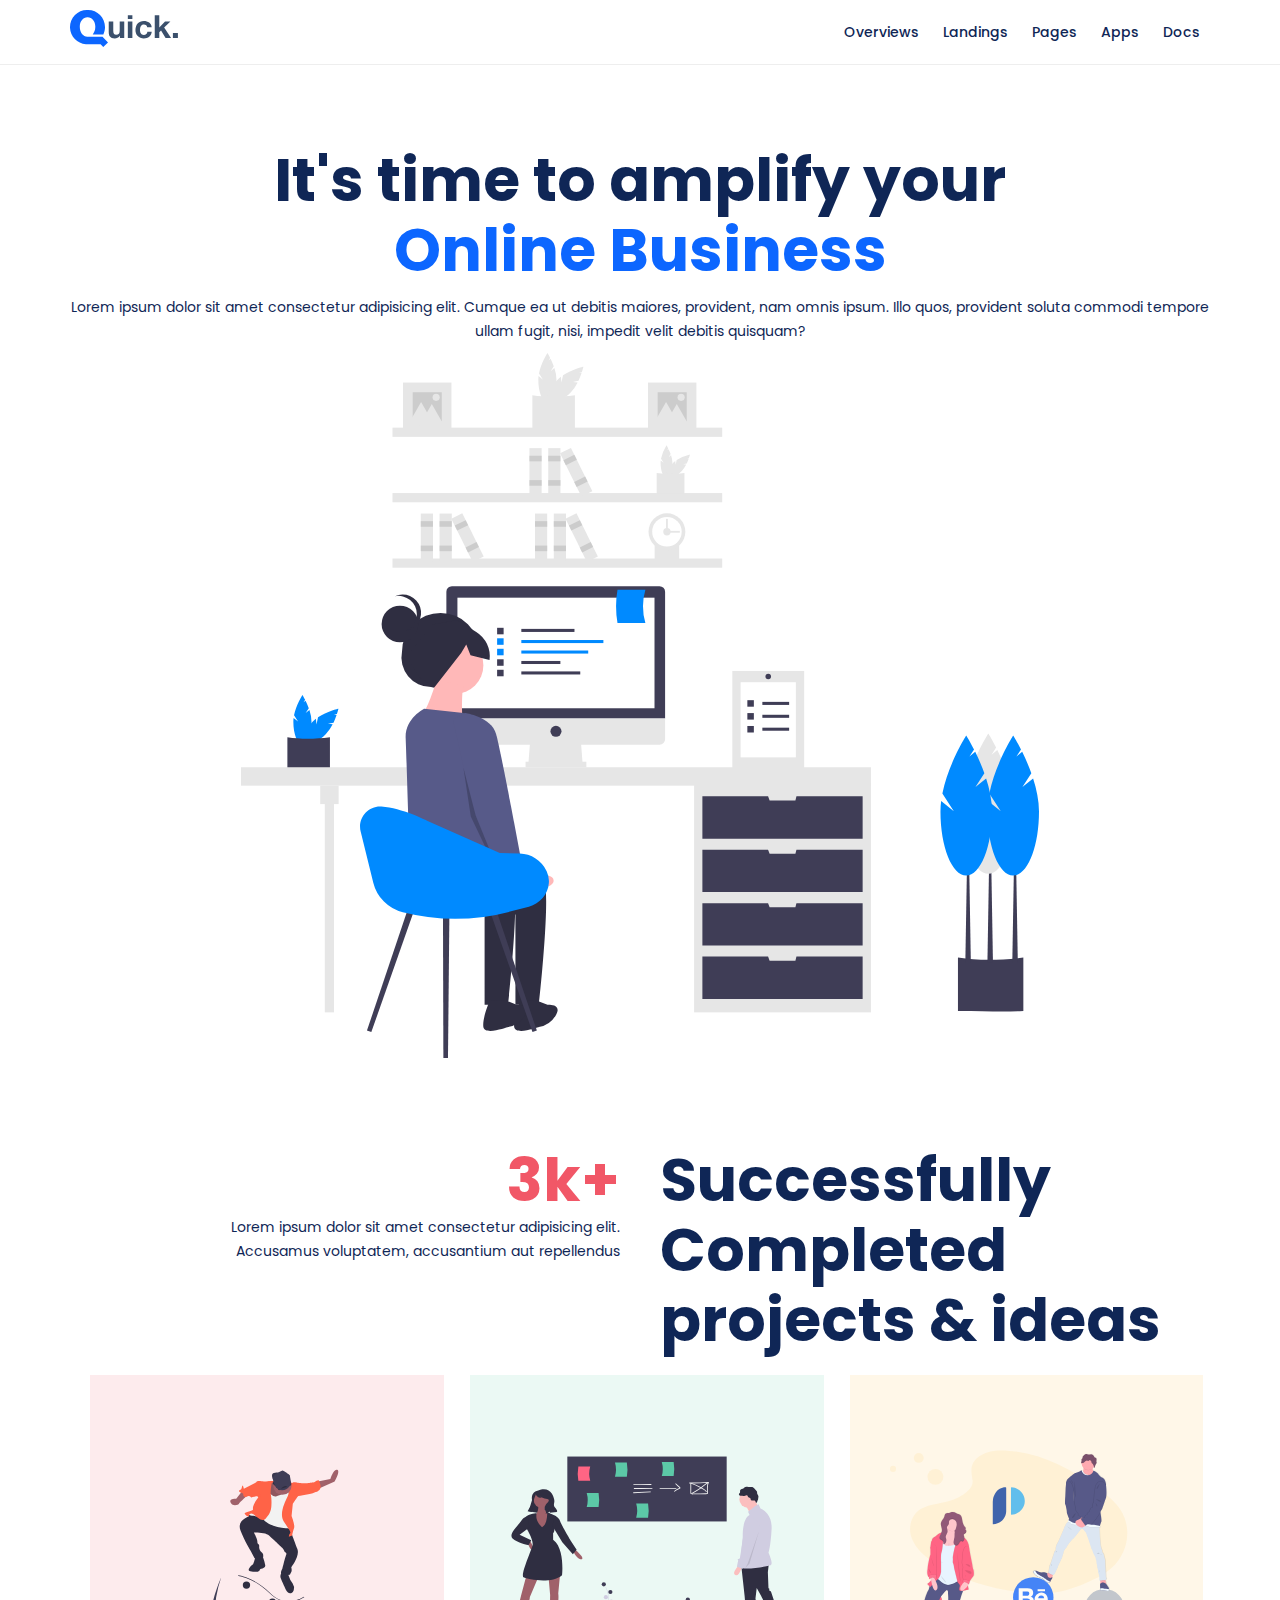
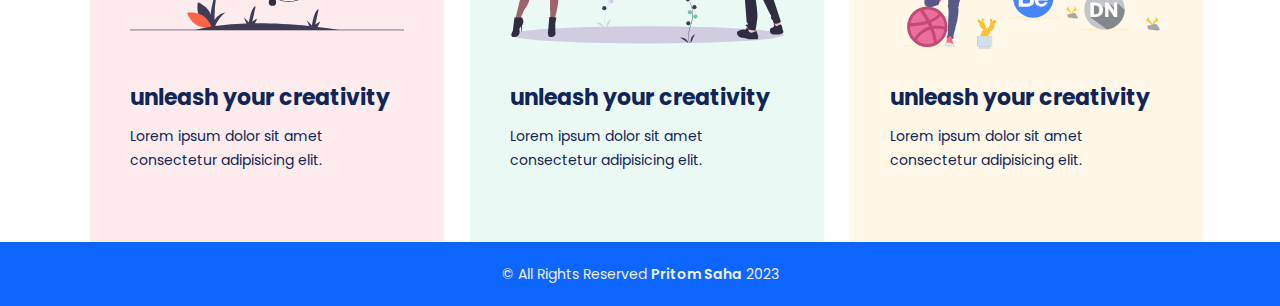
<file: index.html>
<!DOCTYPE html>
<html lang="en">
<head>
	<meta charset="UTF-8">
	<meta name="viewport" content="width=device-width, initial-scale=1.0">
	<title>Quick | Home</title>
	<!-- style.css linking here -->
	<link rel="stylesheet" href="css/style.css">
	<!-- responsive media query css linking here -->
	<link rel="stylesheet" href="css/responsive.css">
	<link href="https://fonts.googleapis.com/css2?family=Poppins:wght@100;200;300;400;500;600;700;800;900&display=swap" rel="stylesheet">
</head>
<body>
	<!-- header start -->
	<header class="header">
		<div class="container">
			<div class="row">
				<div class="col-6">
					<a href="index.html" class="logo">
					 <img src="image/dark.svg" alt="">
					</a>
					   
				</div>

				<div class="col-6">
					<ul class="nav-menu">

						<li><a href="index.html">Overviews</a></li>
						<li><a href="landing.html" target="_blank">Landings</a></li>
						<li><a href="#">Pages</a></li>
						<li><a href="#">Apps</a></li>
						<li><a href="#">Docs</a></li>
						
					</ul>
				</div>
			</div>
		</div>
	</header>
	<!-- header end -->
	<!-- banner start -->
	<section class="banner">
		<div class="container">
			<div class="row">
				<div class="col-12">
					<h1>It's time to amplify your<br> <span>Online Business</span></h1>
					<p>Lorem ipsum dolor sit amet consectetur adipisicing elit. Cumque ea ut debitis maiores, provident, nam omnis ipsum. Illo quos, provident soluta commodi tempore ullam fugit, nisi, impedit velit debitis quisquam?</p>
					<img src="image/illustration-1.svg" alt="" class="banner-img">
				</div>
			</div>
		</div>
	</section>

	<!-- banner end -->
	<!-- sucessful section start -->
	<section class="Successfully">
		<div class="container">
			<div class="row">
				<div class="col-6">
					<div class="left-text">
						<h1>3k+</h1>
						<p>Lorem ipsum dolor sit amet consectetur adipisicing elit. <br>Accusamus voluptatem, accusantium aut repellendus </p>
					</div>
				</div>
				<div class="col-6">
					<div class="right-text">
						<h1>Successfully<br>Completed<br>projects & ideas</h1>
					</div>
				</div>
			</div>
		</div>
	</section>
	<!-- sucessful section end -->

	<!-- feature section start -->
	<section class="feature">
		<div class="container">
			<div class="row">
				<div class="col-4">
					<div class="inner-feature bg1">
						<img src="image/illustration-5.svg" alt="">
						<h4>unleash your creativity</h4>
						<p>Lorem ipsum dolor sit amet consectetur adipisicing elit. </p>
					</div>
				</div>
				<div class="col-4">
					<div class="inner-feature bg2">
						<img src="image/illustration-6.svg" alt="">
						<h4>unleash your creativity</h4>
						<p>Lorem ipsum dolor sit amet consectetur adipisicing elit. </p>
					</div>
				</div>
				<div class="col-4">
					<div class="inner-feature bg3">
						<img src="image/illustration-7.svg" alt="">
						<h4>unleash your creativity</h4>
						<p>Lorem ipsum dolor sit amet consectetur adipisicing elit. </p>
					</div>
				</div>
			</div>
		</div>
	</section>


	<!-- feature section end -->
    <!-- footer start -->
    <footer class="footer">
    	<div class="container">
    		<div class="row">
    			<div class="col-12">
    				<p>&copy; All Rights Reserved <strong>Pritom Saha</strong> 2023</p>
    			</div>
    		</div>
    	</div>
    </footer>
    <!-- footer end -->


</body>
</html>
</file>
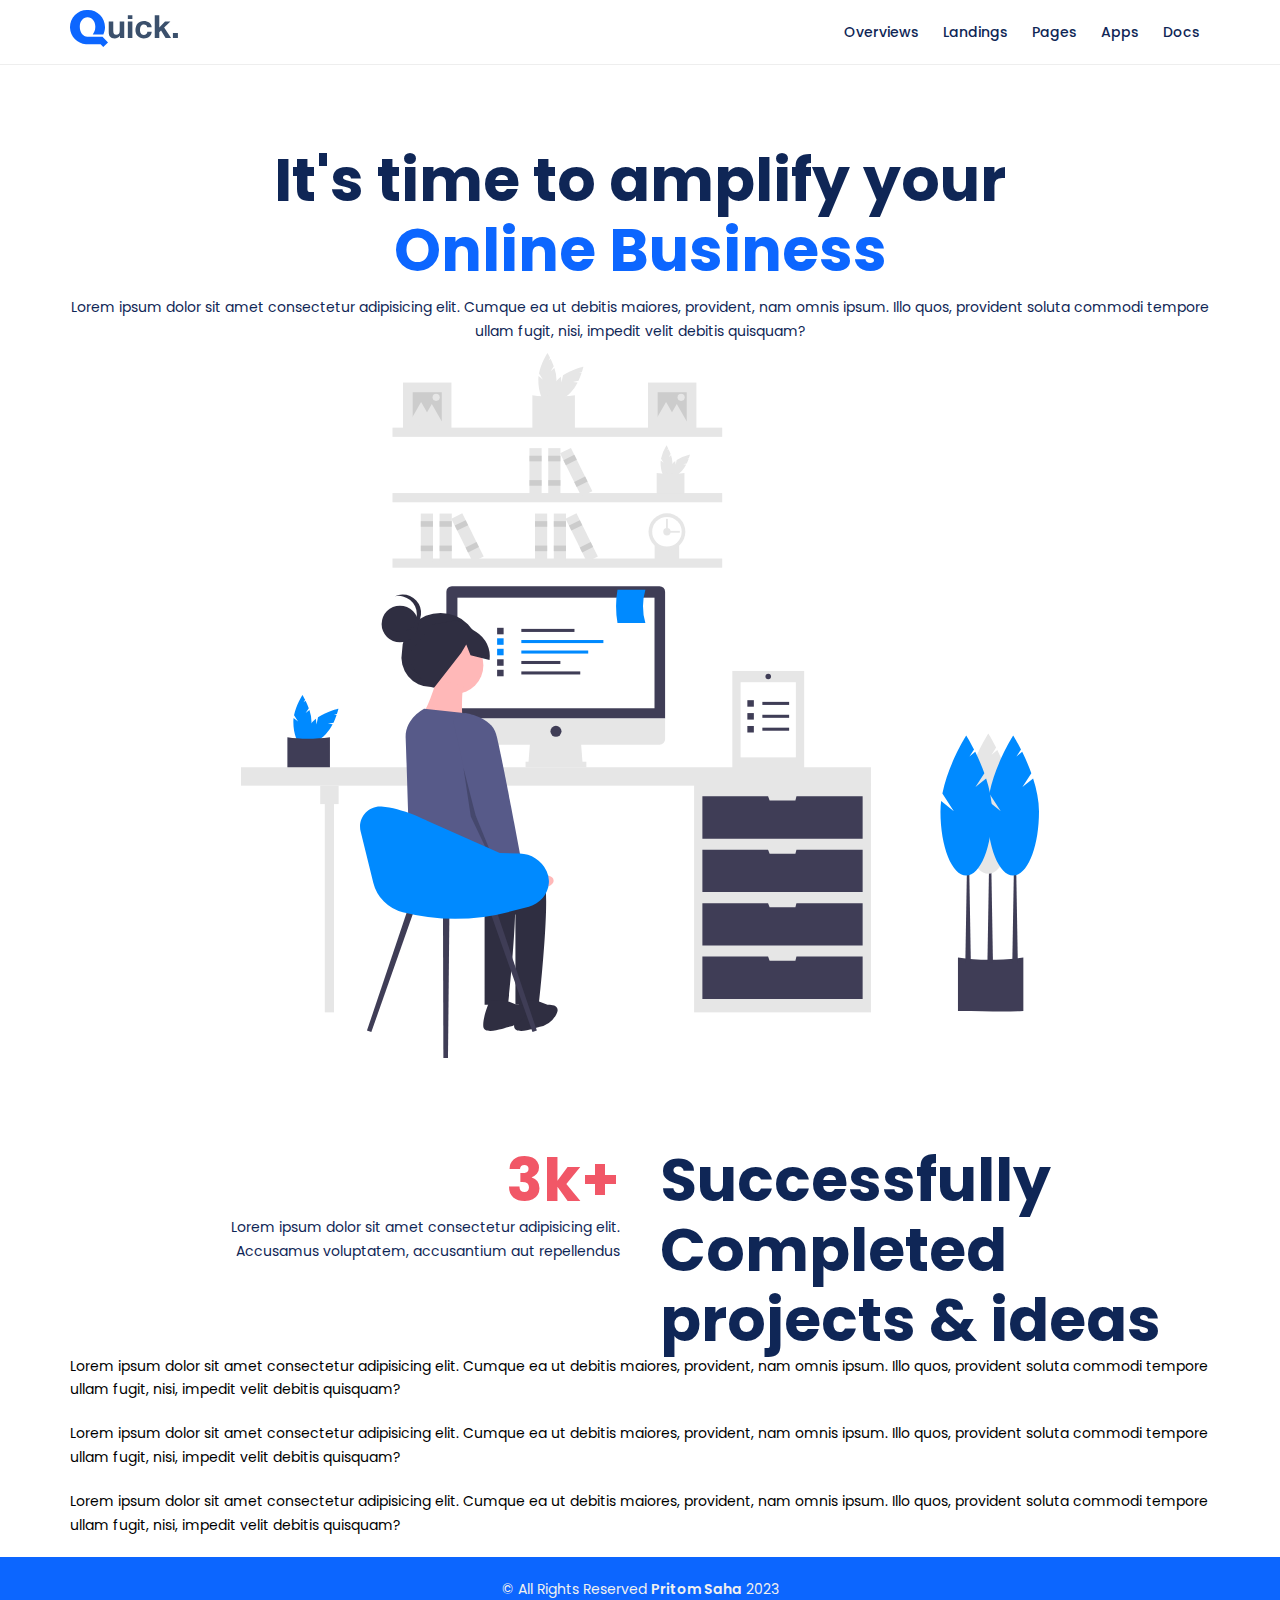
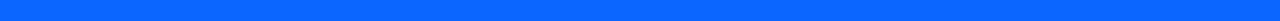
<file: landing.html>
<!DOCTYPE html>
<html lang="en">
<head>
	<meta charset="UTF-8">
	<meta name="viewport" content="width=device-width, initial-scale=1.0">
	<title>Quick | Home</title>
	<!-- style.css linking here -->
	<link rel="stylesheet" href="css/style.css">
	<!-- responsive media query css linking here -->
	<link rel="stylesheet" href="css/responsive.css">
	<link href="https://fonts.googleapis.com/css2?family=Poppins:wght@100;200;300;400;500;600;700;800;900&display=swap" rel="stylesheet">
</head>
<body>
	<!-- header start -->
	<header class="header">
		<div class="container">
			<div class="row">
				<div class="col-6">
					<a href="index.html" class="logo">
					 <img src="image/dark.svg" alt="">
					</a>
					   
				</div>

				<div class="col-6">
					<ul class="nav-menu">

						<li><a href="index.html">Overviews</a></li>
						<li><a href="landing.html">Landings</a></li>
						<li><a href="#">Pages</a></li>
						<li><a href="#">Apps</a></li>
						<li><a href="#">Docs</a></li>
						
					</ul>
				</div>
			</div>
		</div>
	</header>
	<!-- header end -->
	<!-- banner start -->
	<section class="banner">
		<div class="container">
			<div class="row">
				<div class="col-12">
					<h1>It's time to amplify your<br> <span>Online Business</span></h1>
					<p>Lorem ipsum dolor sit amet consectetur adipisicing elit. Cumque ea ut debitis maiores, provident, nam omnis ipsum. Illo quos, provident soluta commodi tempore ullam fugit, nisi, impedit velit debitis quisquam?</p>
					<img src="image/illustration-1.svg" alt="" class="banner-img">
				</div>
			</div>
		</div>
	</section>

	<!-- banner end -->
	<!-- sucessful section start -->
	<section class="Successfully">
		<div class="container">
			<div class="row">
				<div class="col-6">
					<div class="left-text">
						<h1>3k+</h1>
						<p>Lorem ipsum dolor sit amet consectetur adipisicing elit. <br>Accusamus voluptatem, accusantium aut repellendus </p>
					</div>
				</div>
				<div class="col-6">
					<div class="right-text">
						<h1>Successfully<br>Completed<br>projects & ideas</h1>
					</div>
				</div>
			</div>
		</div>
	</section>
	<!-- sucessful section end -->

		<section class="landing">
			<div class="container">
				<div class="row">
					<div class="col-12">
							<p>Lorem ipsum dolor sit amet consectetur adipisicing elit. Cumque ea ut debitis maiores, provident, nam omnis ipsum. Illo quos, provident soluta commodi tempore ullam fugit, nisi, impedit velit debitis quisquam?</p>
								<p>Lorem ipsum dolor sit amet consectetur adipisicing elit. Cumque ea ut debitis maiores, provident, nam omnis ipsum. Illo quos, provident soluta commodi tempore ullam fugit, nisi, impedit velit debitis quisquam?</p>
									<p>Lorem ipsum dolor sit amet consectetur adipisicing elit. Cumque ea ut debitis maiores, provident, nam omnis ipsum. Illo quos, provident soluta commodi tempore ullam fugit, nisi, impedit velit debitis quisquam?</p>
					</div>
				</div>
			</div>
		</section>
	
    <!-- footer start -->
    <footer class="footer">
    	<div class="container">
    		<div class="row">
    			<div class="col-12">
    				<p>&copy; All Rights Reserved <strong>Pritom Saha</strong> 2023</p>
    			</div>
    		</div>
    	</div>
    </footer>
    <!-- footer end -->


</body>
</html>
</file>
<file: css/style.css>
*{
	padding: 0px;
	margin: 0px;
}
body{
	font-family: 'Poppins', sans-serif ;
	font-size: 14px;
	line-height: 24px;	
}
h1, h2, h3, h4, h5, h6{
	font-family: 'Poppins', sans-serif;;
}
a{
	text-decoration: none;
}
a:hover{
	text-decoration: none;
}

/* global css code start */ 
.container{
	width: 1140px;
	margin: 0px auto;
}
.row{
	width: 100%;
	float: left;
}
.col-4{
	width: 33.33%;
	float: left;
}
.col-6{
	width: 50%;
	float: left;
}
.col-12{
	width: 100%;
	float: left;
}
/* global css code end */ 

.header{
	width: 100%;
	padding: 10px 0px;
	float: left;
	border-bottom: 1px solid #eee;
}
.nav-menu{
	width: 100%;
	float: left;
	text-align: right;
}
.nav-menu li{
	list-style: none;
	display: inline-block;
}
.nav-menu li a{
	display: block;
	font-size: 14px;
	font-weight: 500;
	text-transform: capitalized;
	margin: 10px 10px 0px;
	color: #0F2656;
}
.banner{
	width: 100%;
	float: left;
	padding: 80px 0px;
	text-align: center;
}
.banner h1{
	font-size: 60px;
	font-weight: 700;
	line-height: 70px;
	color: #0F2656;
	margin: 0px 0px 10px;
}
.banner h1 span{
	color: #0C66FF;
}
.banner p{
	font-size: 14px;
	line-height: 24px;
	color: #0F2656;
	margin: 0px 0px 10px;
}
.banner img{
	width: 70%;
}
.successfully{
	width: 100%;
	float: left;
	padding: 10px 0px 60px;
}
.left-text{
	width: 100%;
	float: left;
	text-align: right;
}
.left-text h1{
	font-size: 60px;
	font-weight: 700;
	line-height: 70px;
	color: #F15767;
	margin: 0px 20px 0px 0px;
}
.left-text p{
	font-size: 14px;
	line-height: 24px;
	color: #0F2656;
	margin: 0px 20px 0px 0px;
}
		
.right-text{
	width: 100%;
	float: left;
}
.right-text h1{
	font-size: 60px;
	font-weight: 700;
	line-height: 70px;
	color: #0F2656;
	margin: 0px 0px 0px 20px;
}
.feature{
	width: 100%;
	float: left;
	padding: 20px 0px 0px;
}
.inner-feature{
	width: 72%;
	padding: 60px 40px;
	margin: 0px 20px;
	float: left;
}
.inner-feature img{
	width: 100%;
	height: 230px;
	margin: 0px 0px 10px;
}
.inner-feature h4{
	font-size: 22px;
	line-height: 32px;
	color: #0F2656;
	margin: 0px 0px 10px;
}
.inner-feature p{
	font-size: 14px;
	line-height: 24px;
	color: #0F2656;
	margin: 0px 0px 10px;
}
.bg1{
	background: #FDEBED;
}
.bg2{
	background: #EBF9F4;
}
.bg3{
	background: #FFF7E8;
}
.footer{
	width: 100%;
	float: left;
	padding: 20px 0px;
	background: #0C66FF;
	text-align: center;
}
.footer p{
	font-size: 14px;
	line-height: 24px;
	color: #f0f0f0;
}
.footer p strong{
	font-weight: 600;
}

/*landing page css code start*/
	.landing{
		width: 100%;
		padding: 80px 0px;
	}
	.landing p{
		font-size: 14px;
		line-height: 1.7em;
		margin: 0px 0px 20px; 
	}
/*landing page css code end*/
</file>
<file: css/responsive.css>
/* 
  ##Device = Most of the Galaxi fold mobile (Portrait)
  ##Screen = B/w 279px to 319px
*/

@media (min-width: 279px) and (max-width: 319px) {
  
  /* CSS */

.container{
		width: 100%;
		margin: 0px auto;
	}

	.col-6{
		width: 100%;
		float: left;
		}

	.col-4{
		width: 100%;
		float: left;
		}

	.header .logo{
		display: block;
		text-align: center;
	}

	.nav-menu{
		text-align: center;
	}

	.nav-menu li a{
		font-size: 10px;
		margin: 10px 5px 0px;
	}

	.banner{
		padding: 40px 0px;
	}
	.banner h1{
		font-size: 26px;
		line-height: 1.2em;
	}
	.banner p{
		font-size: 10px;
		line-height: 1.7em;	
	}
	.banner img{
		width: 80%;
	}
	.successfully{
		width: 100%;
		padding: 10px 0px 30px;
	}
	.left-text{
		text-align: left;
	}
	.left-text h1{
		font-size: 26px;
		line-height: 1.2em;
		margin: 0px 0px 0px 20px;

	}
	.left-text p{
		font-size: 10px;
		line-height: 1.7em;
		margin: 0px 0px 0px 20px;

	}
	.right-text h1{
		font-size: 26px;
		line-height: 1.2em;

	}
	.feature{
		padding: 0px 0px 20px;
	}
	.inner-feature{
		width: 60%;
		margin: 0px 15px 15px;

		
	}


  /* CSS */
  
}


/* 
  ##Device = Most of the Smartphones Mobiles (Portrait)
  ##Screen = B/w 320px to 479px
*/

@media (min-width: 320px) and (max-width: 480px) {
  
  /* CSS */

	.container{
		width: 100%;
		margin: 0px auto;
	}

	.col-6{
		width: 100%;
		float: left;
		}

	.col-4{
		width: 100%;
		float: left;
		}

	.header .logo{
		display: block;
		text-align: center;
	}

	.nav-menu{
		text-align: center;
	}

	.nav-menu li a{
		font-size: 12px;
	}

	.banner{
		padding: 40px 0px;
	}
	.banner h1{
		font-size: 28px;
		line-height: 1.2em;
	}
	.banner p{
		font-size: 12px;
		line-height: 1.7em;	
	}
	.banner img{
		width: 80%;
	}
	.successfully{
		width: 100%;
		padding: 10px 0px 30px;
	}
	.left-text{
		text-align: left;
	}
	.left-text h1{
		font-size: 28px;
		line-height: 1.2em;
		margin: 0px 0px 0px 20px;

	}
	.left-text p{
		font-size: 12px;
		line-height: 1.7em;
		margin: 0px 0px 0px 20px;

	}
	.right-text h1{
		font-size: 28px;
		line-height: 1.2em;

	}
	.feature{
		padding: 0px 0px 20px;
	}
	.inner-feature{
		margin: 0px 15px 15px;
		
	}


  /* CSS */
  
}

/* 
  ##Device = Low Resolution Tablets, Mobiles (Landscape)
  ##Screen = B/w 481px to 767px
*/

@media (min-width: 481px) and (max-width: 767px) {
  
  /* CSS */
	.container{
		width: 100%;
		margin: 0px auto;
	}

	.col-6{
		width: 100%;
		float: left;
		}

	.col-4{
		width: 100%;
		float: left;
		}

	.header .logo{
		display: block;
		text-align: center;
	}

	.nav-menu{
		text-align: center;
	}

	.nav-menu li a{
		font-size: 13px;
	}

	.banner{
		padding: 50px 0px;
	}
	.banner h1{
		font-size: 30px;
		line-height: 1.2em;
	}
	.banner p{
		font-size: 13px;
		line-height: 1.7em;	
	}
	.banner img{
		width: 80%;
	}
	.successfully{
		width: 100%;
		padding: 10px 0px 40px;
	}
	.left-text{
		text-align: left;
	}
	.left-text h1{
		font-size: 30px;
		line-height: 1.2em;
		margin: 0px 0px 0px 20px;

	}
	.left-text p{
		font-size: 13px;
		line-height: 1.7em;
		margin: 0px 0px 0px 20px;

	}
	.right-text h1{
		font-size: 30px;
		line-height: 1.2em;

	}
	.feature{
		padding: 0px 0px 30px;
	}
	.inner-feature{
		margin: 0px 15px 15px;
		
	}


    /* CSS */
  
}

/* 
  ##Device = Tablets, Ipads (portrait)
  ##Screen = B/w 768px to 1024px
*/

@media (min-width: 768px) and (max-width: 1024px) {
  
  /* CSS */
  .container{
		width: 100%;
		margin: 0px auto;
	}

	.col-4{
		width: 100%;
		float: left;
		}

	.nav-menu li a{
		font-size: 12px;
	}

	.banner{
		padding: 50px 0px;
	}
	.banner h1{
		font-size: 40px;
		line-height: 1.2em;
	}
	.banner p{
		font-size: 12px;
		line-height: 1.7em;	
	}
	.banner img{
		width: 80%;
	}
	.successfully{
		width: 100%;
		padding: 10px 0px 40px;
	}
	.left-text{
		text-align: left;
	}
	.left-text h1{
		font-size: 30px;
		line-height: 1.2em;
		margin: 0px 0px 0px 20px;

	}
	.left-text p{
		font-size: 13px;
		line-height: 1.7em;
		margin: 0px 0px 0px 20px;

	}
	.right-text h1{
		font-size: 30px;
		line-height: 1.2em;

	}
	.feature{
		padding: 0px 0px 30px;
		
	}
	.inner-feature{
		margin: 20px 0px 15px 20px;
		
	}


  /* CSS */
  
}
</file>
